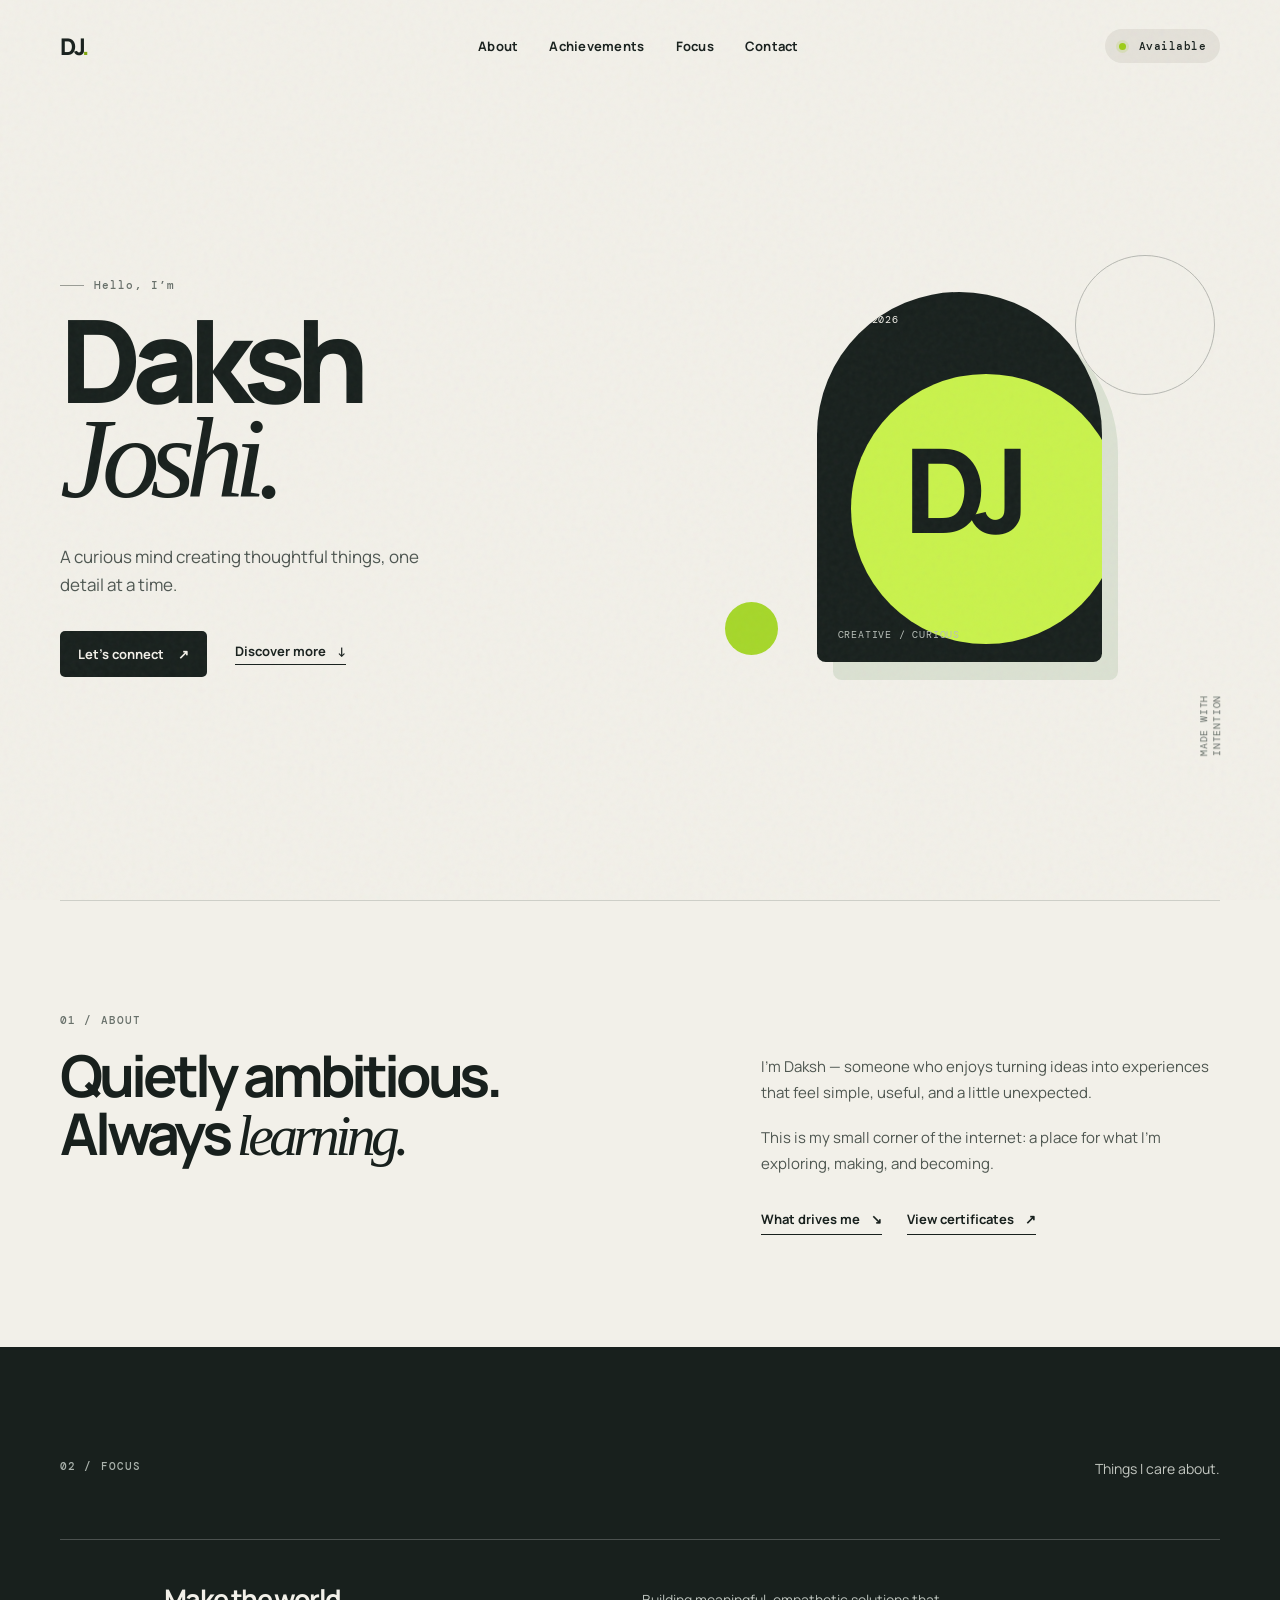
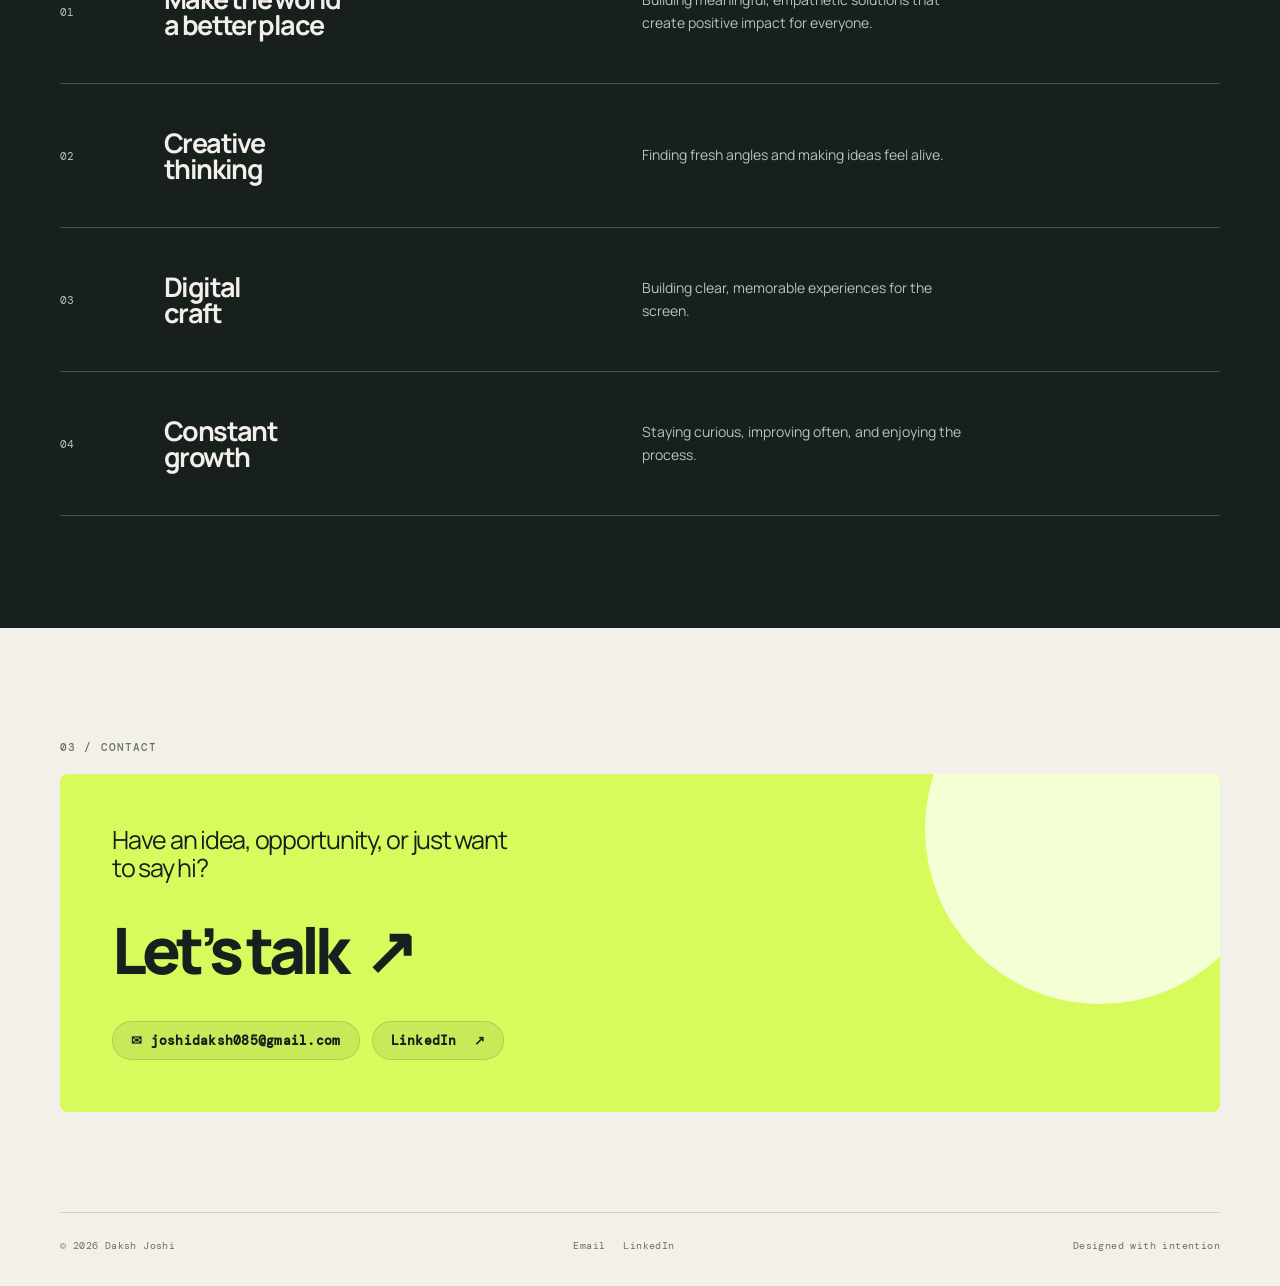
<file: index.html>
<!doctype html>
<html lang="en">
  <head>
    <meta charset="UTF-8" />
    <meta name="viewport" content="width=device-width, initial-scale=1.0" />
    <meta name="description" content="Personal website for Daksh Joshi." />
    <title>Daksh Joshi — Personal Portfolio</title>
    <link rel="preconnect" href="https://fonts.googleapis.com" />
    <link rel="preconnect" href="https://fonts.gstatic.com" crossorigin />
    <link href="https://fonts.googleapis.com/css2?family=DM+Mono:wght@400;500&family=Manrope:wght@400;500;600;700;800&display=swap" rel="stylesheet" />
    <link rel="stylesheet" href="styles.css" />
  </head>
  <body>
    <div class="grain"></div>
    <header class="nav wrap">
      <a class="brand" href="#home" aria-label="Daksh Joshi home">DJ<span>.</span></a>
      <nav aria-label="Main navigation">
        <a href="#about">About</a>
        <a href="achievements.html">Achievements</a>
        <a href="#work">Focus</a>
        <a href="#contact">Contact</a>
      </nav>
      <a class="availability" href="#contact"><i></i> Available</a>
    </header>

    <main id="home">
      <section class="hero wrap">
        <div class="hero-copy reveal">
          <p class="eyebrow">Hello, I’m</p>
          <h1>Daksh<br /><em>Joshi.</em></h1>
          <p class="intro">A curious mind creating thoughtful things, one detail at a time.</p>
          <div class="hero-actions">
            <a class="button button-dark" href="#contact">Let’s connect <span>↗</span></a>
            <a class="text-link" href="#about">Discover more <span>↓</span></a>
          </div>
        </div>
        <div class="hero-art reveal" aria-hidden="true">
          <div class="orb orb-one"></div>
          <div class="orb orb-two"></div>
          <div class="portrait-card">
            <span class="card-top">EST. 2026</span>
            <span class="monogram">DJ</span>
            <span class="card-bottom">CREATIVE / CURIOUS</span>
          </div>
          <p class="side-note">MADE WITH<br />INTENTION</p>
        </div>
      </section>

      <section class="about wrap section" id="about">
        <p class="section-label">01 / ABOUT</p>
        <div class="about-grid">
          <h2>Quietly ambitious.<br />Always <em>learning.</em></h2>
        <div class="about-text">
            <p>I’m Daksh — someone who enjoys turning ideas into experiences that feel simple, useful, and a little unexpected.</p>
            <p>This is my small corner of the internet: a place for what I’m exploring, making, and becoming.</p>
            <a class="text-link" href="#work">What drives me <span>↘</span></a>
            <a class="text-link certificate-link" href="achievements.html">View certificates <span>↗</span></a>
          </div>
        </div>
      </section>

      <section class="focus wrap section" id="work">
        <div class="focus-head">
          <p class="section-label">02 / FOCUS</p>
          <p>Things I care about.</p>
        </div>
        <div class="focus-list">
          <article class="focus-item">
            <span>01</span><h3>Make the world<br />a better place</h3><p>Building meaningful, empathetic solutions that create positive impact for everyone.</p>
          </article>
          <article class="focus-item">
            <span>02</span><h3>Creative<br />thinking</h3><p>Finding fresh angles and making ideas feel alive.</p>
          </article>
          <article class="focus-item">
            <span>03</span><h3>Digital<br />craft</h3><p>Building clear, memorable experiences for the screen.</p>
          </article>
          <article class="focus-item">
            <span>04</span><h3>Constant<br />growth</h3><p>Staying curious, improving often, and enjoying the process.</p>
          </article>
        </div>
      </section>

      <section class="contact wrap section" id="contact">
        <p class="section-label">03 / CONTACT</p>
        <div class="contact-card">
          <p>Have an idea, opportunity, or just want to say hi?</p>
          <a class="contact-cta" href="mailto:joshidaksh085@gmail.com">Let’s talk <span>↗</span></a>
          <div class="contact-links">
            <a class="contact-link" href="mailto:joshidaksh085@gmail.com">✉ joshidaksh085@gmail.com</a>
            <a class="contact-link" href="https://www.linkedin.com/in/daksh-joshi-44282137b/" target="_blank" rel="noopener">LinkedIn <span>↗</span></a>
          </div>
          <div class="contact-glow"></div>
        </div>
      </section>
    </main>

    <footer class="footer wrap">
      <span>© <span id="year"></span> Daksh Joshi</span>
      <div class="footer-links">
        <a href="mailto:joshidaksh085@gmail.com">Email</a>
        <a href="https://www.linkedin.com/in/daksh-joshi-44282137b/" target="_blank" rel="noopener">LinkedIn</a>
      </div>
      <span>Designed with intention</span>
    </footer>
    <script src="script.js"></script>
  </body>
</html>
</file>
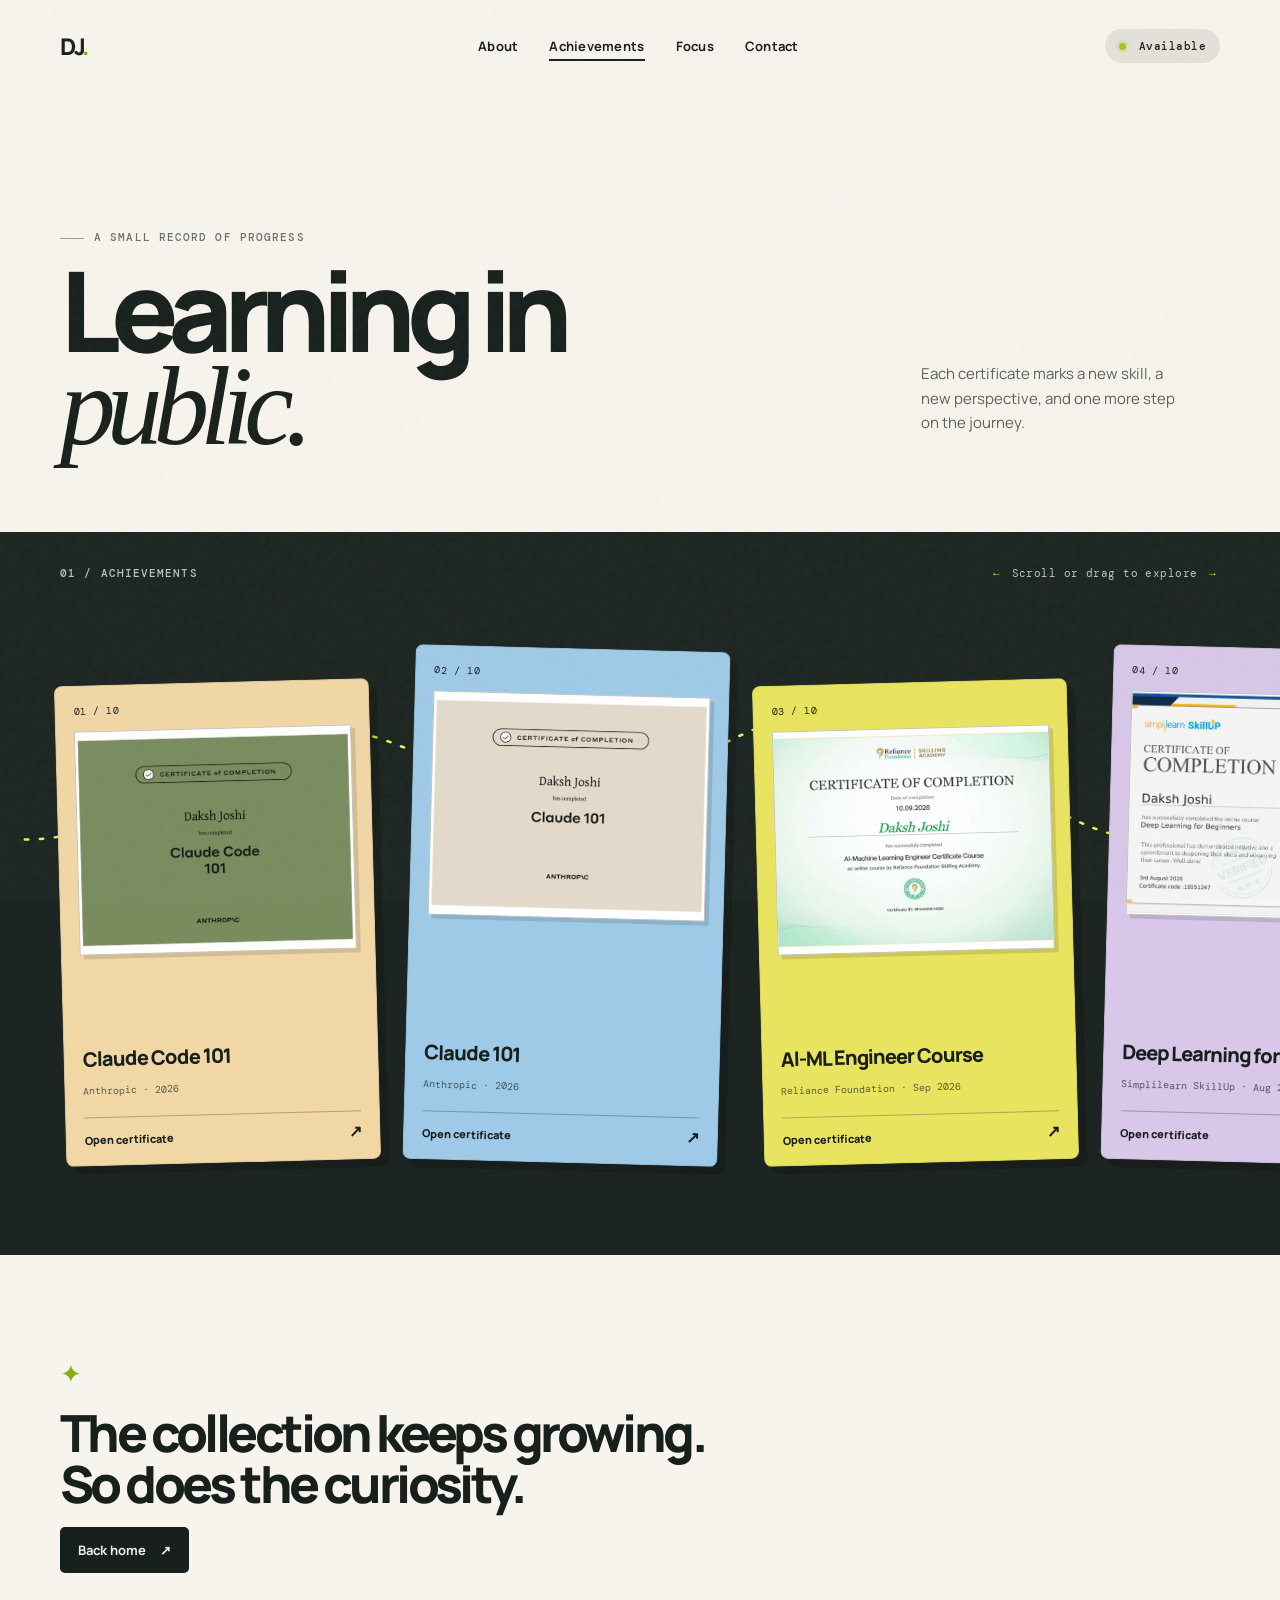
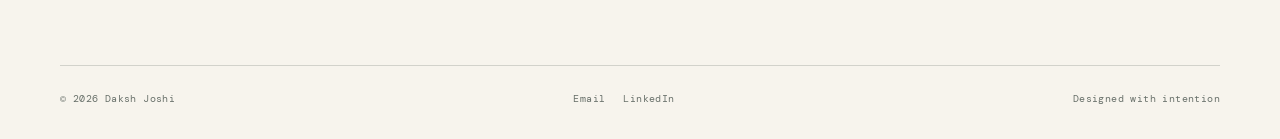
<file: achievements.html>
<!doctype html>
<html lang="en">
  <head>
    <meta charset="UTF-8" />
    <meta name="viewport" content="width=device-width, initial-scale=1.0" />
    <meta name="description" content="Daksh Joshi's achievements and certificates." />
    <title>Achievements — Daksh Joshi</title>
    <link rel="preconnect" href="https://fonts.googleapis.com" />
    <link rel="preconnect" href="https://fonts.gstatic.com" crossorigin />
    <link href="https://fonts.googleapis.com/css2?family=DM+Mono:wght@400;500&family=Manrope:wght@400;500;600;700;800&display=swap" rel="stylesheet" />
    <link rel="stylesheet" href="styles.css" />
  </head>
  <body class="achievements-page">
    <div class="grain"></div>
    <header class="nav wrap">
      <a class="brand" href="index.html" aria-label="Daksh Joshi home">DJ<span>.</span></a>
      <nav aria-label="Main navigation">
        <a href="index.html#about">About</a>
        <a class="active" href="achievements.html">Achievements</a>
        <a href="index.html#work">Focus</a>
        <a href="index.html#contact">Contact</a>
      </nav>
      <a class="availability" href="index.html#contact"><i></i> Available</a>
    </header>

    <main>
      <section class="achievements-hero wrap">
        <div>
          <p class="eyebrow">A SMALL RECORD OF PROGRESS</p>
          <h1>Learning in<br /><em>public.</em></h1>
        </div>
        <p class="achievements-intro">Each certificate marks a new skill, a new perspective, and one more step on the journey.</p>
      </section>

      <section class="certificate-section">
        <div class="gallery-title wrap">
          <p class="section-label">01 / ACHIEVEMENTS</p>
          <p class="gallery-hint"><span>←</span> Scroll or drag to explore <span>→</span></p>
        </div>
        <div class="certificate-gallery" aria-label="Certificates. Scroll sideways to view more.">
          <svg class="joy-line" viewBox="0 0 4200 410" preserveAspectRatio="none" aria-hidden="true">
            <path d="M-35 300 C120 300 88 115 265 157 S457 335 592 232 S799 95 937 216 S1120 327 1254 170 S1465 83 1580 235 S1780 329 1900 197 S2080 94 2200 190 S2400 320 2520 205 S2720 90 2850 210 S3040 330 3180 180 S3360 85 3490 225 S3680 325 3820 195 S4000 95 4150 210" />
          </svg>
          <article class="certificate-card warm">
            <p class="card-number">01 / 10</p>
            <div class="certificate-image"><img src="assets/certificates/claude-code-101.jpg" alt="Claude Code 101 certificate" /></div>
            <div class="certificate-copy"><p>Claude Code 101</p><span>Anthropic · 2026</span></div>
            <a href="assets/certificates/claude-code-101.pdf" target="_blank" rel="noopener">Open certificate <b>↗</b></a>
          </article>
          <article class="certificate-card blue">
            <p class="card-number">02 / 10</p>
            <div class="certificate-image"><img src="assets/certificates/claude-101.jpg" alt="Claude 101 certificate" /></div>
            <div class="certificate-copy"><p>Claude 101</p><span>Anthropic · 2026</span></div>
            <a href="assets/certificates/claude-101.pdf" target="_blank" rel="noopener">Open certificate <b>↗</b></a>
          </article>
          <article class="certificate-card yellow">
            <p class="card-number">03 / 10</p>
            <div class="certificate-image"><img src="assets/certificates/reliance-ai-ml.jpg" alt="AI-Machine Learning Engineer Certificate" /></div>
            <div class="certificate-copy"><p>AI-ML Engineer Course</p><span>Reliance Foundation · Sep 2026</span></div>
            <a href="assets/certificates/reliance-ai-ml.pdf" target="_blank" rel="noopener">Open certificate <b>↗</b></a>
          </article>
          <article class="certificate-card lilac">
            <p class="card-number">04 / 10</p>
            <div class="certificate-image"><img src="assets/certificates/deep-learning.jpg" alt="Deep Learning for Beginners certificate" /></div>
            <div class="certificate-copy"><p>Deep Learning for Beginners</p><span>Simplilearn SkillUp · Aug 2026</span></div>
            <a href="assets/certificates/deep-learning.pdf" target="_blank" rel="noopener">Open certificate <b>↗</b></a>
          </article>
          <article class="certificate-card green">
            <p class="card-number">05 / 10</p>
            <div class="certificate-image"><img src="assets/certificates/swayam-machine-learning.jpg" alt="Machine Learning Using Python Programming certificate" /></div>
            <div class="certificate-copy"><p>ML Using Python</p><span>SWAYAM & BHU · Jan 2026</span></div>
            <a href="assets/certificates/swayam-machine-learning.pdf" target="_blank" rel="noopener">Open certificate <b>↗</b></a>
          </article>
          <article class="certificate-card warm">
            <p class="card-number">06 / 10</p>
            <div class="certificate-image"><img src="assets/certificates/data-analytics.jpg" alt="Data Analytics Job Simulation certificate" /></div>
            <div class="certificate-copy"><p>Data Analytics Job Simulation</p><span>Deloitte · Jul 2026</span></div>
            <a href="assets/certificates/data-analytics.pdf" target="_blank" rel="noopener">Open certificate <b>↗</b></a>
          </article>
          <article class="certificate-card blue">
            <p class="card-number">07 / 10</p>
            <div class="certificate-image"><img src="assets/certificates/power-bi.jpg" alt="Power BI for Beginners certificate" /></div>
            <div class="certificate-copy"><p>Power BI for Beginners</p><span>Simplilearn SkillUp · Jul 2026</span></div>
            <a href="assets/certificates/power-bi.pdf" target="_blank" rel="noopener">Open certificate <b>↗</b></a>
          </article>
          <article class="certificate-card yellow">
            <p class="card-number">08 / 10</p>
            <div class="certificate-image is-portrait"><img src="assets/certificates/advance-ms-excel.jpg" alt="Advance MS Excel Offline certificate" /></div>
            <div class="certificate-copy"><p>Advance MS Excel</p><span>Ocean Computer Centre · Aug 2026</span></div>
            <a href="assets/certificates/advance-ms-excel.pdf" target="_blank" rel="noopener">Open certificate <b>↗</b></a>
          </article>
          <article class="certificate-card lilac">
            <p class="card-number">09 / 10</p>
            <div class="certificate-image"><img src="assets/certificates/ai-skills-passport.jpg" alt="AI Skills Passport certificate" /></div>
            <div class="certificate-copy"><p>AI Skills Passport</p><span>EY & Microsoft · Jul 2026</span></div>
            <a href="assets/certificates/ai-skills-passport.pdf" target="_blank" rel="noopener">Open certificate <b>↗</b></a>
          </article>
          <article class="certificate-card green">
            <p class="card-number">10 / 10</p>
            <div class="certificate-image"><img src="assets/certificates/ai-tools-workshop.jpg" alt="AI Tools Workshop certificate" /></div>
            <div class="certificate-copy"><p>AI Tools Workshop</p><span>be10X · Jul 2026</span></div>
            <a href="assets/certificates/ai-tools-workshop.pdf" target="_blank" rel="noopener">Open certificate <b>↗</b></a>
          </article>
        </div>
      </section>

      <section class="achievement-note wrap">
        <span class="spark">✦</span>
        <p>The collection keeps growing.<br />So does the curiosity.</p>
        <a class="button button-dark" href="index.html">Back home <span>↗</span></a>
      </section>
    </main>
    <footer class="footer wrap">
      <span>© <span id="year"></span> Daksh Joshi</span>
      <div class="footer-links">
        <a href="mailto:joshidaksh085@gmail.com">Email</a>
        <a href="https://www.linkedin.com/in/daksh-joshi-44282137b/" target="_blank" rel="noopener">LinkedIn</a>
      </div>
      <span>Designed with intention</span>
    </footer>
    <script src="script.js"></script>
  </body>
</html>
</file>
<file: styles.css>
:root { --ink:#18201d; --paper:#f2f0e9; --lime:#d5ff4f; --muted:#68706a; --line:rgba(24,32,29,.16); }
* { box-sizing:border-box; }
html { scroll-behavior:smooth; }
body { margin:0; color:var(--ink); background:var(--paper); font-family:Manrope,Arial,sans-serif; overflow-x:hidden; }
.grain { position:fixed; inset:0; pointer-events:none; opacity:.07; z-index:10; background-image:url("data:image/svg+xml,%3Csvg viewBox='0 0 180 180' xmlns='http://www.w3.org/2000/svg'%3E%3Cfilter id='n'%3E%3CfeTurbulence type='fractalNoise' baseFrequency='.9' numOctaves='4' stitchTiles='stitch'/%3E%3C/filter%3E%3Crect width='100%25' height='100%25' filter='url(%23n)' opacity='.6'/%3E%3C/svg%3E"); }
.wrap { width:min(1160px, calc(100% - 64px)); margin:auto; }
.nav { height:92px; display:flex; align-items:center; justify-content:space-between; font-size:13px; font-weight:700; letter-spacing:.02em; }
.brand { color:var(--ink); text-decoration:none; font-size:23px; letter-spacing:-.1em; font-weight:800; }.brand span { color:#80a80b; }
nav { display:flex; gap:31px; margin-left:85px; } nav a { color:var(--ink); text-decoration:none; position:relative; padding:6px 0; } nav a::after { content:""; position:absolute; bottom:0; left:0; width:0; height:2px; background:var(--ink); transition:width .28s ease; } nav a:hover::after { width:100%; }
.availability { text-decoration:none; color:var(--ink); background:#e4e1d9; padding:10px 14px; border-radius:999px; font:500 11px "DM Mono",monospace; letter-spacing:.04em; transition:transform .25s, background .25s; }.availability:hover { background:var(--lime); transform:translateY(-2px); }.availability i { display:inline-block; width:7px; height:7px; background:#9ccc15; border-radius:50%; margin-right:6px; box-shadow:0 0 0 3px rgba(156,204,21,.16); }
.hero { min-height:calc(100vh - 92px); display:grid; grid-template-columns:1.1fr .9fr; align-items:center; padding:72px 0 110px; }
.eyebrow,.section-label { font:500 11px "DM Mono",monospace; letter-spacing:.1em; color:var(--muted); margin:0 0 20px; }.eyebrow::before { content:""; display:inline-block; width:24px; height:1px; vertical-align:middle; background:#9a9d96; margin-right:10px; }
h1,h2,h3,p { margin-top:0; } h1 { font-size:clamp(69px,9vw,130px); line-height:.82; letter-spacing:-.085em; margin:0; font-weight:800; } em { font-family:Georgia,serif; font-weight:400; letter-spacing:-.08em; } .intro { max-width:390px; font-size:17px; line-height:1.65; color:#4d5550; margin:38px 0 31px; }
.hero-actions { display:flex; align-items:center; gap:28px; }.button { text-decoration:none; padding:14px 18px; border-radius:5px; font-size:13px; font-weight:700; transition:transform .25s ease, box-shadow .25s ease; }.button-dark { background:var(--ink); color:var(--paper); }.button-dark span,.contact-card a span { margin-left:11px; display:inline-block; transition:transform .25s; }.button-dark:hover { transform:translateY(-3px); box-shadow:0 9px 0 #b9dc3a; }.button-dark:hover span,.contact-card a:hover span { transform:translate(3px,-3px); }
.text-link { color:var(--ink); text-decoration:none; font-size:13px; font-weight:700; display:inline-block; border-bottom:1px solid var(--ink); padding-bottom:4px; transition:color .25s, border-color .25s; }.text-link span { display:inline-block; margin-left:8px; transition:transform .25s; }.text-link:hover { color:#6b9614; border-color:#6b9614; }.text-link:hover span { transform:translateY(4px); }
.certificate-link { margin-left:22px; }
.hero-art { height:480px; position:relative; display:grid; place-items:center; }.portrait-card { width:min(285px,70vw); height:370px; background:var(--ink); color:var(--paper); border-radius:146px 146px 9px 9px; display:flex; flex-direction:column; justify-content:space-between; padding:21px; position:relative; overflow:hidden; box-shadow:16px 18px 0 #dbe1d2; transition:transform .35s ease, box-shadow .35s ease; }.hero-art:hover .portrait-card { transform:rotate(-3deg) translateY(-6px); box-shadow:25px 28px 0 #d3fb51; }.portrait-card::before { content:""; position:absolute; width:270px; height:270px; border-radius:50%; background:var(--lime); top:82px; left:34px; opacity:.94; }.card-top,.card-bottom { z-index:1; font:10px "DM Mono",monospace; letter-spacing:.08em; }.card-bottom { color:#b9c0ba; }.monogram { z-index:1; position:absolute; top:116px; left:50%; transform:translateX(-50%); font-size:117px; font-weight:800; letter-spacing:-.14em; color:var(--ink); }.orb { position:absolute; border-radius:50%; z-index:-1; }.orb-one { width:140px; height:140px; right:5px; top:18px; border:1px solid #b7b8b2; }.orb-two { width:53px; height:53px; left:27px; bottom:62px; background:#a6d72a; }.side-note { position:absolute; right:-3px; bottom:12px; transform:rotate(-90deg); transform-origin:right bottom; font:10px "DM Mono",monospace; letter-spacing:.08em; color:var(--muted); }
.section { padding:112px 0; }.about { border-top:1px solid var(--line); }.about-grid { display:grid; grid-template-columns:1.15fr .85fr; gap:80px; }.about h2 { font-size:clamp(37px,4.5vw,62px); line-height:1; letter-spacing:-.07em; margin:0; }.about-text { font-size:15px; line-height:1.7; color:#4e5650; padding-top:7px; }.about-text p { margin-bottom:20px; }.about-text .text-link { margin-top:12px; color:var(--ink); }
.focus { background:var(--ink); color:var(--paper); width:100%; padding-left:max(32px, calc((100% - 1160px)/2)); padding-right:max(32px, calc((100% - 1160px)/2)); }.focus-head { display:flex; justify-content:space-between; align-items:flex-start; }.focus .section-label { color:#aab2ac; }.focus-head > p:last-child { margin:0; color:#c4c8c2; font-size:14px; }.focus-list { border-top:1px solid rgba(255,255,255,.22); margin-top:46px; }.focus-item { min-height:144px; display:grid; grid-template-columns:80px 1.1fr 1.4fr; align-items:center; gap:24px; border-bottom:1px solid rgba(255,255,255,.22); transition:padding .35s, background .35s, color .35s; }.focus-item:hover { color:var(--ink); background:var(--lime); padding-left:24px; padding-right:24px; }.focus-item span { font:11px "DM Mono",monospace; color:#b9c3bc; }.focus-item:hover span { color:#4a5831; }.focus-item h3 { font-size:27px; letter-spacing:-.06em; line-height:.96; margin:0; }.focus-item p { font-size:14px; line-height:1.6; color:#bac1bb; margin:0; max-width:320px; }.focus-item:hover p { color:#435134; }.focus-item b { font-size:24px; font-weight:400; text-align:right; transition:transform .3s; }.focus-item:hover b { transform:translate(4px,-4px); }
.contact { padding-bottom:100px; }.contact-card { min-height:300px; position:relative; overflow:hidden; display:flex; flex-direction:column; justify-content:center; align-items:flex-start; padding:52px; background:#d7fa5d; border-radius:8px; transition:transform .35s, box-shadow .35s; }.contact-card:hover { transform:translateY(-7px); box-shadow:12px 12px 0 var(--ink); }.contact-card p { max-width:420px; font-size:25px; letter-spacing:-.05em; line-height:1.12; margin:0 0 24px; position:relative; z-index:1; }.contact-card a.contact-cta { color:var(--ink); font-size:clamp(35px,5vw,67px); font-weight:800; letter-spacing:-.08em; text-decoration:none; position:relative; z-index:1; }.contact-links { display:flex; flex-wrap:wrap; gap:12px; margin-top:28px; position:relative; z-index:1; }.contact-link { display:inline-flex; align-items:center; gap:6px; background:rgba(24,32,29,.07); color:var(--ink); text-decoration:none; padding:10px 18px; border-radius:999px; font:600 13px "DM Mono",monospace; letter-spacing:.02em; border:1px solid rgba(24,32,29,.14); transition:background .25s, transform .25s, color .25s; }.contact-link:hover { background:var(--ink); color:var(--paper); transform:translateY(-2px); }.contact-glow { position:absolute; right:-55px; top:-120px; width:350px; height:350px; border-radius:50%; background:#f5ffd5; transition:transform .5s; }.contact-card:hover .contact-glow { transform:scale(1.25); }
.footer { border-top:1px solid var(--line); padding:26px 0 34px; display:flex; justify-content:space-between; align-items:center; color:var(--muted); font:10px "DM Mono",monospace; letter-spacing:.04em; }.footer-links { display:flex; gap:18px; }.footer-links a { color:var(--muted); text-decoration:none; transition:color .2s; }.footer-links a:hover { color:var(--ink); text-decoration:underline; }.reveal { animation:rise .8s both; }.hero-art { animation-delay:.15s; } @keyframes rise { from { opacity:0; transform:translateY(18px); } to { opacity:1; transform:none; } }
.achievements-page { background:#f7f4ed; }.achievements-page nav a.active::after { width:100%; }.achievements-hero { min-height:440px; display:flex; justify-content:space-between; align-items:flex-end; padding:84px 0 80px; }.achievements-hero h1 { font-size:clamp(60px,8.7vw,120px); }.achievements-intro { width:270px; margin:0 2.5% 16px 0; color:#59615b; font-size:15px; line-height:1.65; }.certificate-section { background:#1c2521; color:var(--paper); padding:34px 0 66px; overflow:hidden; }.gallery-title { display:flex; justify-content:space-between; align-items:center; }.gallery-title .section-label { color:#bdc5be; margin:0; }.gallery-hint { color:#bdc5be; font:11px "DM Mono",monospace; letter-spacing:.04em; margin:0; }.gallery-hint span { color:var(--lime); padding:0 4px; }.certificate-gallery { position:relative; display:flex; gap:34px; overflow-x:auto; overscroll-behavior-x:contain; scroll-snap-type:x mandatory; scrollbar-width:none; padding:68px max(32px, calc((100vw - 1160px)/2)) 26px; cursor:grab; }.certificate-gallery::-webkit-scrollbar { display:none; }.certificate-gallery.is-dragging { cursor:grabbing; user-select:none; scroll-snap-type:none; }.joy-line { pointer-events:none; position:absolute; height:330px; width:4200px; left:max(32px, calc((100vw - 1160px)/2)); top:18px; overflow:visible; }.joy-line path { fill:none; stroke:#d5ff4f; stroke-width:3; stroke-linecap:round; stroke-dasharray:3 12; }.certificate-card { position:relative; z-index:1; flex:0 0 315px; min-height:481px; display:flex; flex-direction:column; scroll-snap-align:center; padding:18px; border-radius:8px; color:var(--ink); border:1px solid rgba(24,32,29,.12); box-shadow:8px 8px 0 rgba(0,0,0,.18); transform:rotate(var(--tilt, 0deg)); transition:transform .3s ease, box-shadow .3s ease; }.certificate-card:nth-of-type(odd) { margin-top:34px; --tilt:-1.5deg; }.certificate-card:nth-of-type(even) { --tilt:1.5deg; }.certificate-card:hover { transform:translateY(-16px) rotate(0); box-shadow:13px 16px 0 #d5ff4f; }.certificate-card.warm { background:#f1d7a5; }.certificate-card.blue { background:#9fcae7; }.certificate-card.yellow { background:#e9e45f; }.certificate-card.lilac { background:#d8c7e8; }.certificate-card.green { background:#b7dfaf; }.card-number { font:10px "DM Mono",monospace; letter-spacing:.06em; margin:0 0 14px; }.certificate-image { height:224px; overflow:hidden; background:#fffdf9; border:1px solid rgba(24,32,29,.25); box-shadow:4px 4px 0 rgba(24,32,29,.14); }.certificate-image img { display:block; width:100%; height:100%; object-fit:cover; transition:transform .55s ease; }.certificate-image.is-portrait { display:flex; align-items:center; justify-content:center; background:#fffdf9; }.certificate-image.is-portrait img { object-fit:contain; padding:8px; width:100%; height:100%; }.certificate-card:hover .certificate-image img { transform:scale(1.07); }.certificate-copy { margin-top:auto; padding-top:25px; }.certificate-copy p { font-size:20px; font-weight:800; letter-spacing:-.05em; line-height:1.02; margin:0 0 8px; }.certificate-copy span { color:rgba(24,32,29,.68); font:10px "DM Mono",monospace; }.certificate-card > a { color:var(--ink); text-decoration:none; border-top:1px solid rgba(24,32,29,.3); margin-top:18px; padding-top:14px; display:flex; justify-content:space-between; font-size:11px; font-weight:800; }.certificate-card > a b { font-size:16px; line-height:.7; transition:transform .25s; }.certificate-card > a:hover b { transform:translate(3px,-3px); }.achievement-note { padding:100px 0 105px; position:relative; }.achievement-note .spark { display:block; font-size:26px; color:#87af14; margin-bottom:16px; }.achievement-note p { font-size:clamp(32px,4vw,53px); letter-spacing:-.07em; line-height:1; font-weight:800; margin:0 0 29px; }
@media (max-width:700px) { .wrap { width:min(100% - 40px,1160px); }.nav { height:78px; }.nav nav { display:none; }.availability { font-size:10px; }.hero { grid-template-columns:1fr; padding:64px 0 75px; }.hero-art { height:375px; margin-top:38px; }.portrait-card { height:320px; width:240px; }.portrait-card::before { width:230px; height:230px; left:20px; top:68px; }.monogram { top:99px; font-size:98px; }.about-grid { grid-template-columns:1fr; gap:30px; }.section { padding:74px 0; }.focus { padding-left:20px; padding-right:20px; }.focus-item { grid-template-columns:35px 1fr; gap:10px; padding:24px 0; min-height:0; }.focus-item p { grid-column:2; font-size:12px; }.focus-item h3 { font-size:23px; }.contact-card { padding:33px 27px; min-height:250px; }.contact-card p { font-size:21px; }.footer { font-size:9px; }.side-note { right:-12px; }.certificate-link { margin:18px 0 0; }.achievements-hero { min-height:365px; display:block; padding:58px 0 65px; }.achievements-intro { margin:30px 0 0; }.certificate-gallery { gap:23px; padding:48px 20px 26px; }.joy-line { left:20px; top:3px; }.certificate-card { flex-basis:270px; min-height:430px; padding:14px; }.certificate-image { height:190px; }.certificate-copy p { font-size:18px; }.gallery-title { width:calc(100% - 40px); }.gallery-hint { font-size:9px; }.achievement-note { padding:72px 0; } }
</file>
